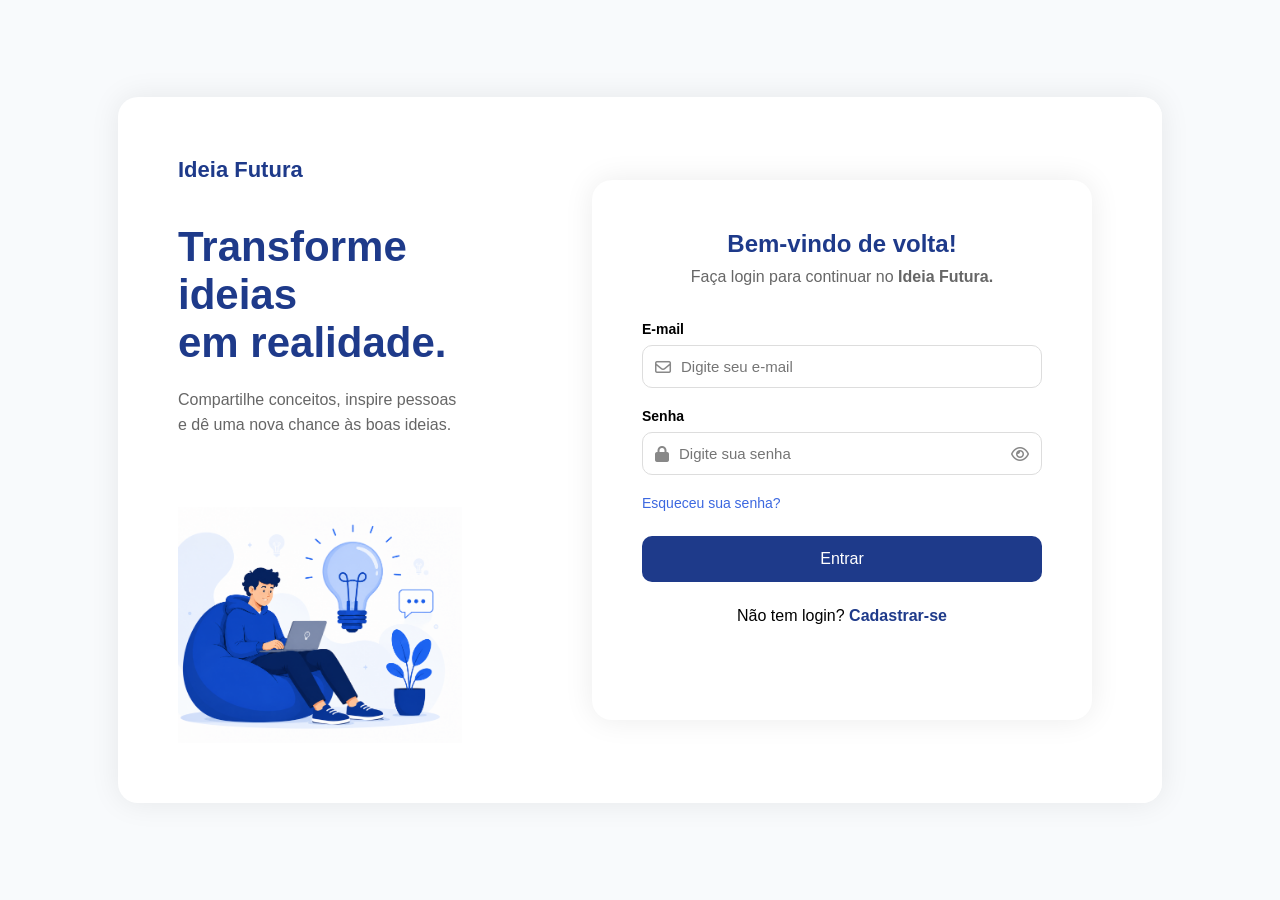
<file: index.html>
<!DOCTYPE html>
<html lang="pt-BR">
<head>
    <meta charset="UTF-8">
    <meta name="viewport" content="width=device-width, initial-scale=1.0">
    <title>Ideia Futura</title>

    <link rel="stylesheet" href="css/style.css">
    

    <link rel="stylesheet"
        href="https://cdnjs.cloudflare.com/ajax/libs/font-awesome/6.5.0/css/all.min.css">
</head>

<body>

    <div class="container">

        <!-- Lado esquerdo -->
        <div class="left">

            <div class="logo">
                <span>Ideia Futura</span>
            </div>

            <h1>
                Transforme ideias <br>
                em realidade.
            </h1>

            <p>
                Compartilhe conceitos, inspire pessoas <br>
                e dê uma nova chance às boas ideias.
            </p>

            <img src="img/imagem1.png" alt="Imagem do sistema" class="imagem-login">

        </div>

        <!-- Lado direito -->
        <div class="right">

            <div class="card">

                <h2>Bem-vindo de volta!</h2>

                <p>Faça login para continuar no <b>Ideia Futura.</b></p>

                <form id="formLogin">

                    <label><b>E-mail</b></label>

                    <div class="input-box">
                        <i class="fa-regular fa-envelope"></i>

                        <input
                            type="email"
                            id="email"
                            placeholder="Digite seu e-mail">
                    </div>

                    <label><b>Senha</b></label>

                    <div class="input-box">

                        <i class="fa-solid fa-lock"></i>

                        <input
                            type="password"
                            id="senha"
                            placeholder="Digite sua senha">

                        <i class="fa-regular fa-eye"></i>

                    </div>

                    <a href="#" class="forgot">
                        Esqueceu sua senha?
                    </a>

                    <button type="submit">
                        Entrar
                    </button>

                    <div class="divisa"></div>

                </form>

                <div class="register">
                    Não tem login?
                   <a href="cadastro.html"> Cadastrar-se</a>

                </div>

            </div>

        </div>

    </div>

    <script src="js/scripts.js"></script>
</body>
</html>
</file>
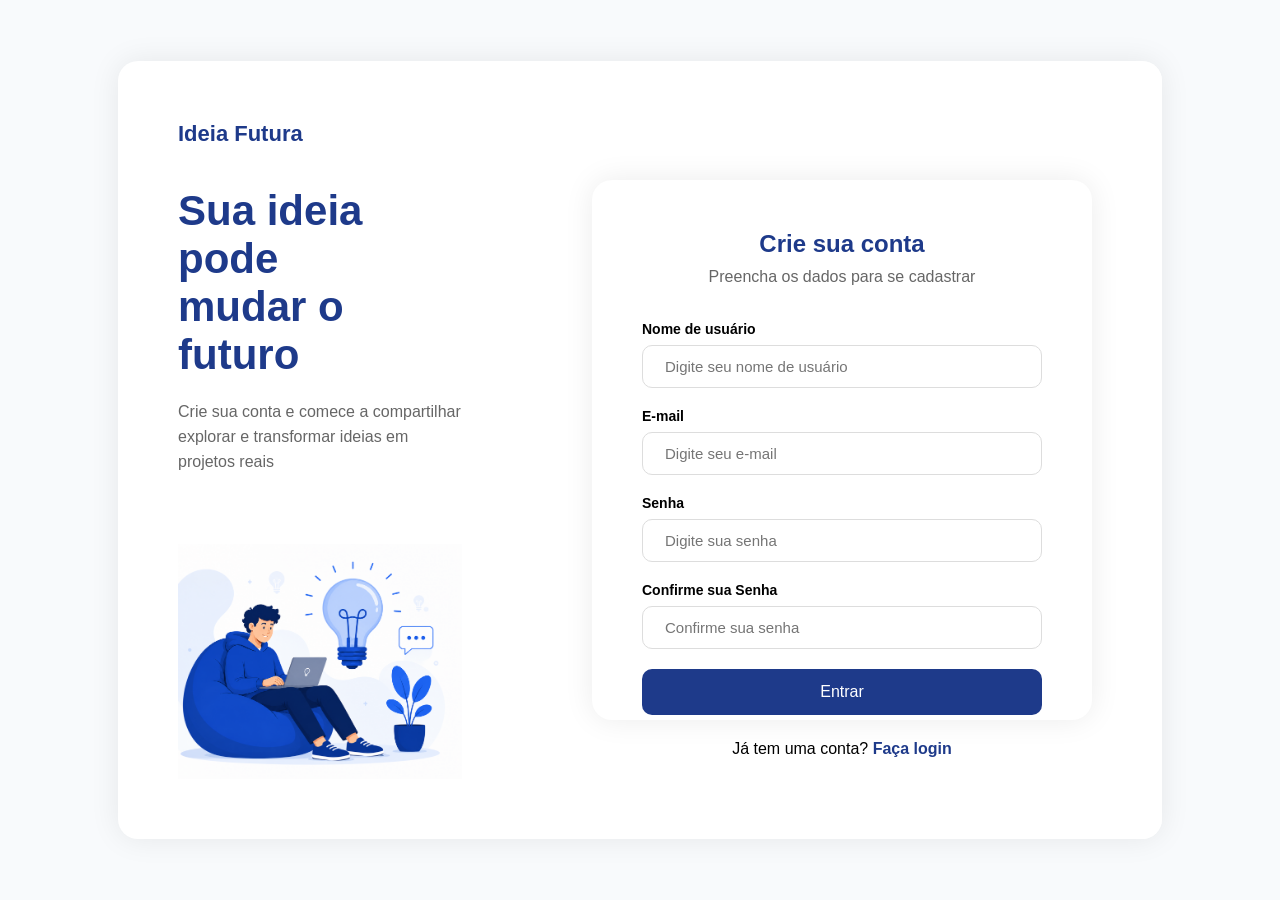
<file: cadastro.html>
<!DOCTYPE html>
<html lang="en">
<head>
    <meta charset="UTF-8">
    <meta name="viewport" content="width=device-width, initial-scale=1.0">
    <title>Cadastro</title>

    <link rel="stylesheet" href="css/style.css">
</head>
<body>

     <div class="container">

        <!-- Lado esquerdo -->
        <div class="left">

            <div class="logo">
                <span>Ideia Futura</span>
            </div>

            <h1>
                Sua ideia pode <br>
                mudar o futuro
            </h1>

            <p>
                Crie sua conta e comece a compartilhar <br>
                explorar e transformar ideias em <br>
                projetos reais
            </p>

            <img src="img/imagem1.png" alt="Imagem do sistema" class="imagem-login">

        </div>

        <!-- Lado direito -->
        <div class="right">

            <div class="card">

                <h2>Crie sua conta</h2>

                <p>Preencha os dados para se cadastrar</p>

                <form>

                    <label><b>Nome de usuário</b></label>

                    <div class="input-box">
                        <i class="fa-regular fa-user"></i>

                        <input
                            type="text"
                            id="usuario"
                            name="usuario"
                            placeholder="Digite seu nome de usuário">
                    </div>

                    <label><b>E-mail</b></label>

                    <div class="input-box">
                        <i class="fa-regular fa-envelope"></i>

                        <input
                            type="email"
                            placeholder="Digite seu e-mail">
                    </div>

                    <label><b>Senha</b></label>

                    <div class="input-box">

                        <i class="fa-solid fa-lock"></i>

                        <input
                            type="password"
                            placeholder="Digite sua senha">

                        <i class="fa-regular fa-eye"></i>

                    </div>

                    <label><b> Confirme sua Senha</b></label>

                    <div class="input-box">

                        <i class="fa-solid fa-lock"></i>

                        <input
                            type="password"
                            placeholder="Confirme sua senha">

                        <i class="fa-regular fa-eye"></i>

                    </div>

                    
                    <button type="submit">
                        Entrar
                    </button>

                    <div class="divisa"></div>

                </form>

                <div class="register">
                    Já tem uma conta?
                   <a href="index.html"> Faça login</a>

                </div>

            </div>

        </div>

    </div>
    
    <script src="js/scripts.js"></script>
</body>
</html>
</file>
<file: css/style.css>
*{
    margin: 0;
    padding: 0;
    box-sizing: border-box;
}

body{
    background: #F8FAFC;
    display: flex;
    justify-content: center;
    align-items: center;
    height: 100vh;
    padding: 60px;
    font-family: 'Arial', 'Helvetica', sans-serif;
}

.container{

    width: 90%;
    max-width: 1200px;
    min-height: 700px;
    display: flex;
    background: white;
    border-radius: 20px;
    box-shadow: 0 0 30px rgba(0, 0, 0, .08);
    overflow: hidden;
    
}

.card{
   height: 540px;
    width: 500px;
    background-color: #fff;
    border-radius: 20px;
    padding: 50px;
    /* Sombreamento do card */
    box-shadow: 0 0 30px rgba(0, 0, 0, .08);
}



.card h2{
    color: #1e3a8a;
    margin-bottom: 10px;
    text-align: center;
}

.card p{
    color: #666;
    margin-bottom: 35px;
    text-align: center;
}

.card form{
    display: flex;
    flex-direction: column;
}

.imagem-login{
    width:100%;
    max-width: 420px;
    margin-top: 30px;
}

.left{
    flex: 1;
    display: flex;
    flex-direction: column;
    justify-content: center;
    padding: 60px;
}

.logo{
    font-size: 22px;
    font-weight: bold;
    margin-bottom: 40px;
    color: #1e3a8a;
}

.left h1{
    font-size: 42px;
    margin-bottom: 20px;
    color: #1e3a8a;
}

.left p{
    line-height: 25px;
    margin-bottom: 40px;
    color: #666;
}

.right{
    flex: 1;
    justify-content: center;
    align-items: center;
    padding: 70px;
    background-color: #fff;
    display: flex;
}

label {
    margin-bottom: 8px;
    font-size: 14px;
}

.input-box{
    display: flex;
    align-items: center;
    border: 1px solid #ddd;
    border-radius: 10px;
    padding: 12px;
    margin-bottom: 20px;
}

.input-box i{
    color: #888;
}

.input-box input{
    flex: 1;
    border: none;
    outline: none;
    margin-left: 10px;
    font-size: 15px;
}

.forgot{
    text-decoration: none;
    color: #3c68e0;
    margin-bottom: 25px;
    font-size: 14px;
}

button{
    background: #1e3a8a;
    color: white;

    border: none;
    border-radius: 10px;

    padding: 14px;

    cursor: pointer;

    font-size: 16px;
}

.register{
    text-align: center;
    margin-top: 25px;
}

.register a{
    color: #1e3a8a;
    text-decoration: none;
    font-weight: bold;
}
</file>
